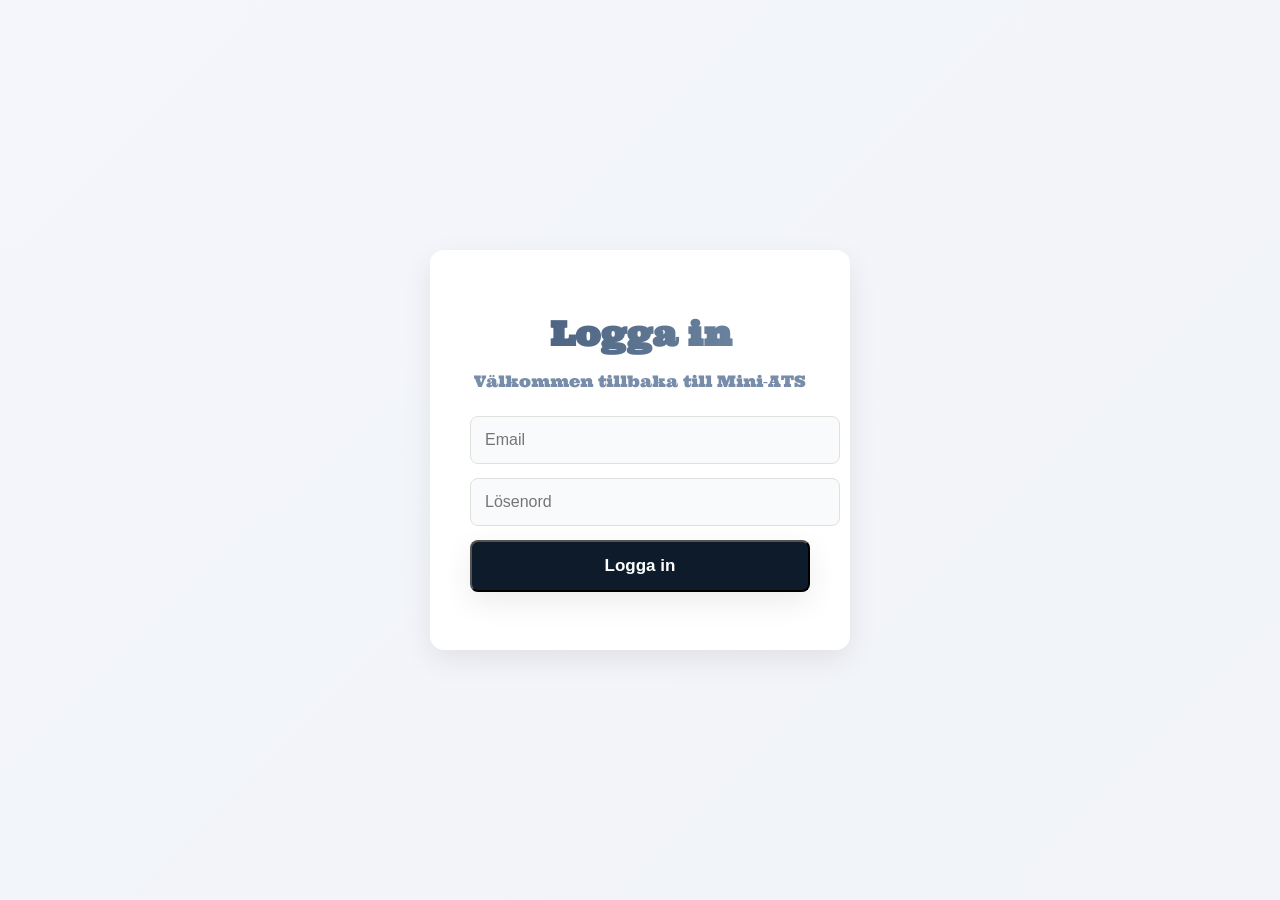
<file: index.html>
<!DOCTYPE html>
<html lang="sv">
<head>
  <meta charset="UTF-8">
  <meta name="viewport" content="width=device-width, initial-scale=1.0">
  <title>Logga in – Mini‑ATS</title>
  <link rel="stylesheet" href="styles.css">
  <script src="supabase.js"></script>
  <script src="app.js" defer></script>
</head>

<body class="login-body">

  <div class="login-wrapper">
    <div class="login-card">
      <h1>Logga in</h1>
      <p class="login-subtitle">Välkommen tillbaka till Mini‑ATS</p>

      <form id="login-form">
        <input type="email" id="email" placeholder="Email" required>
        <input type="password" id="password" placeholder="Lösenord" required>
        <button type="submit">Logga in</button>
      </form>

      <p id="login-message"></p>
    </div>
  </div>

</body>
</html>
</file>
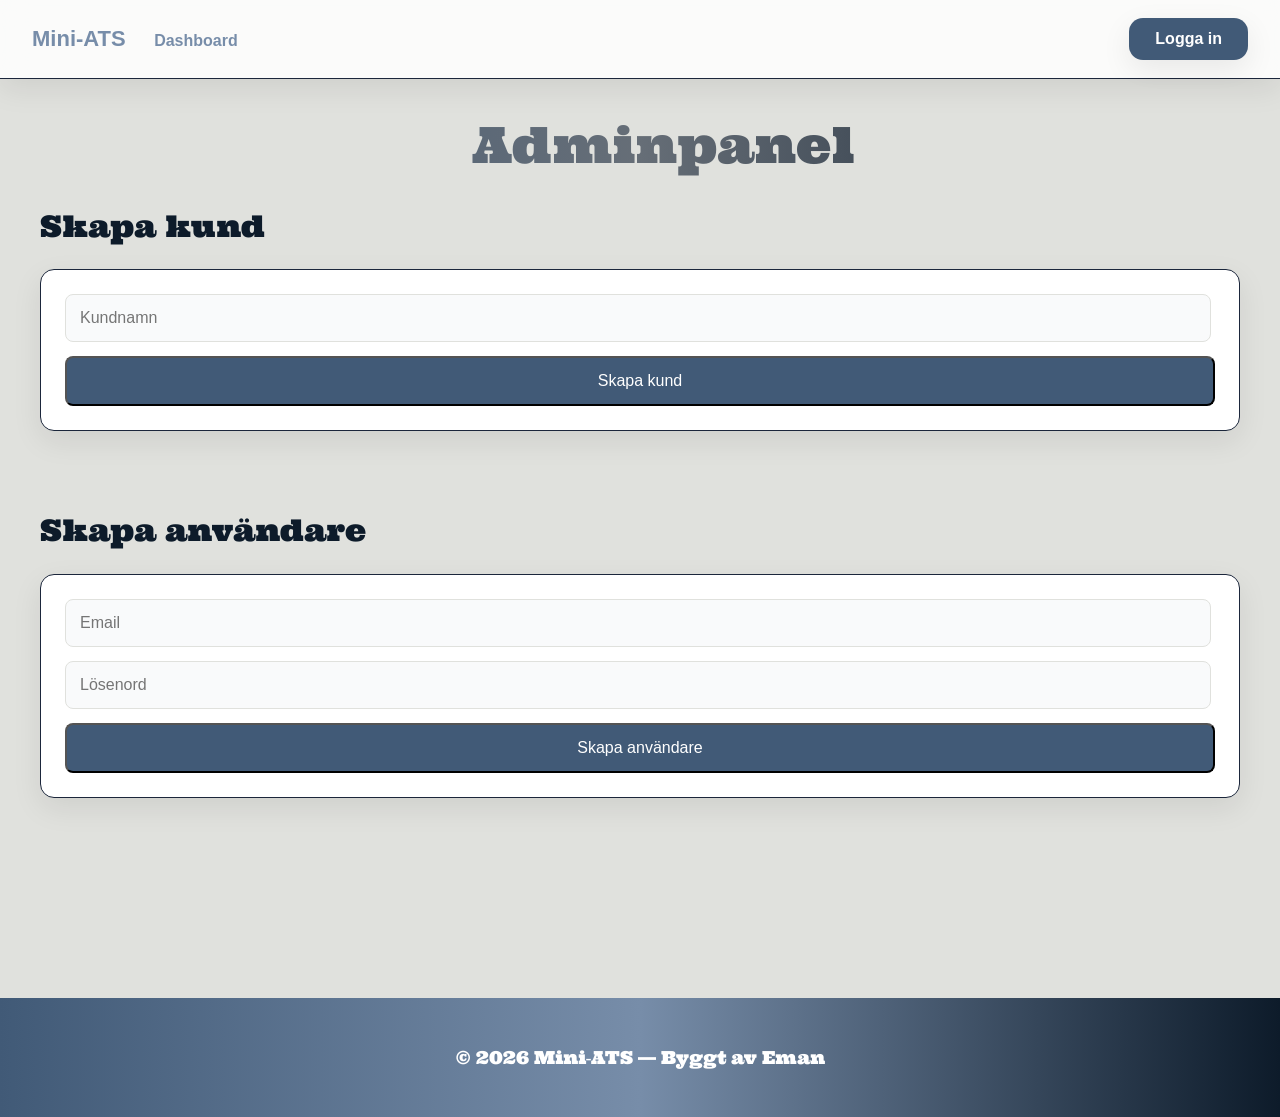
<file: admin.html>
<!DOCTYPE html>
<html lang="sv">
<head>
  <meta charset="UTF-8">
  <title>Admin Panel</title>
  <link rel="stylesheet" href="styles.css">
  <script src="supabase.js"></script>
  <script src="app.js" defer></script>
</head>
<body>
<nav class="navbar">
  <div class="nav-left">
    <a href="home.html" class="nav-logo">Mini‑ATS</a>
    <a href="dashboard.html">Dashboard</a>
    <a href="admin.html" id="admin-link" class="active">Adminpanel</a>
  </div>

  <div class="nav-right">
    <!-- Profil-ikon (visas bara när man är inloggad) -->
    <div id="profile-icon-container" class="profile-icon-container" style="display:none;">
      <img src="user.png" class="profile-icon" id="profile-icon">

      <div id="profile-dropdown" class="profile-dropdown">
        <p><strong id="dd-name"></strong></p>
        <p id="dd-email"></p>
        <button id="logout-btn">Logga ut</button>
      </div>
    </div>

    <!-- Logga in-knapp (visas när man är utloggad) -->
    <a href="index.html" id="auth-button">Logga in</a>
  </div>
</nav>


<div class="page-container">
<h1 class="page-title">Adminpanel</h1>

<div class="admin-grid">

  <section class="admin-section">
    <h2>Skapa kund</h2>
    <form id="create-customer-form" class="form-card">
      <input type="text" id="customer-name" placeholder="Kundnamn" required>
      <button type="submit">Skapa kund</button>
    </form>
  </section>

  <section class="admin-section">
    <h2>Skapa användare</h2>
    <form id="create-user-form" class="form-card">
      <input type="email" id="new-user-email" placeholder="Email" required>
      <input type="password" id="new-user-password" placeholder="Lösenord" required>
      <button type="submit">Skapa användare</button>
    </form>
  </section>

</div>
</div>
</body>
<footer>
  <p>© 2026 Mini‑ATS — Byggt av Eman</p>
</footer>

</html>
</file>
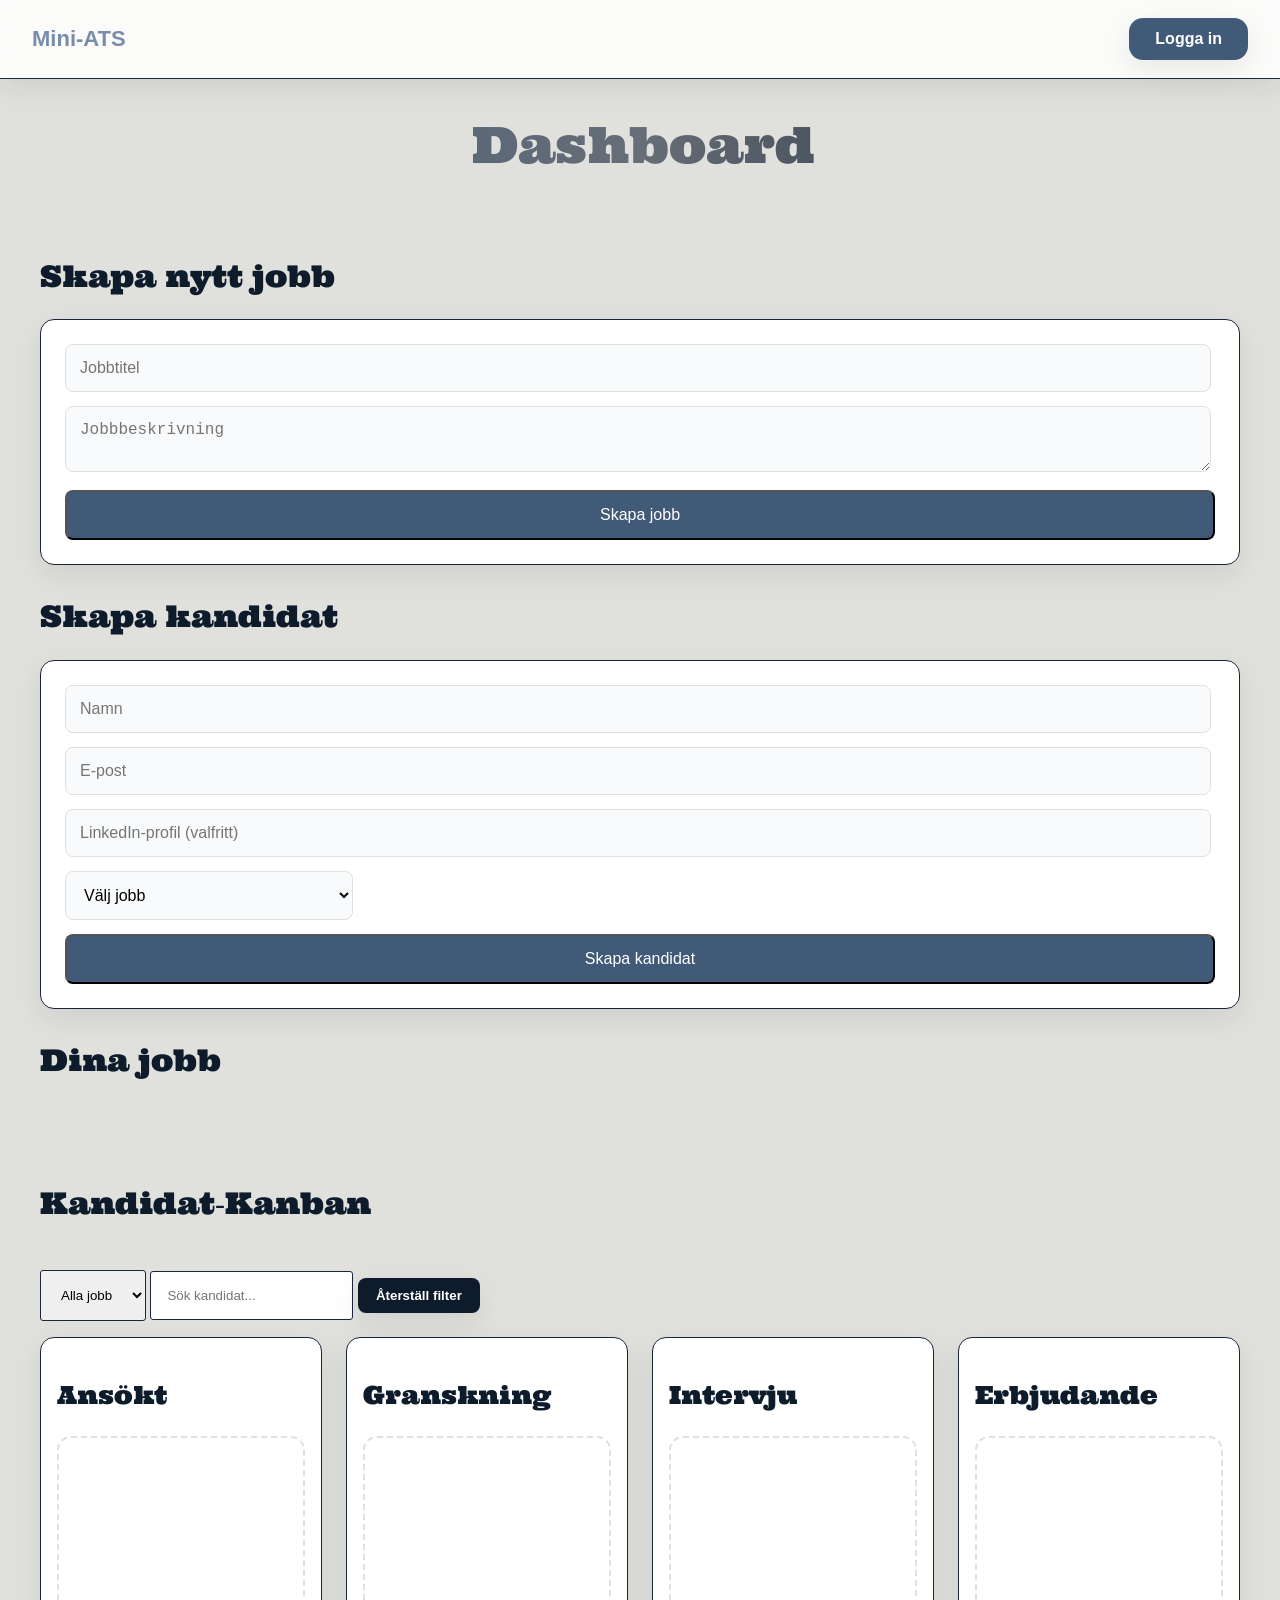
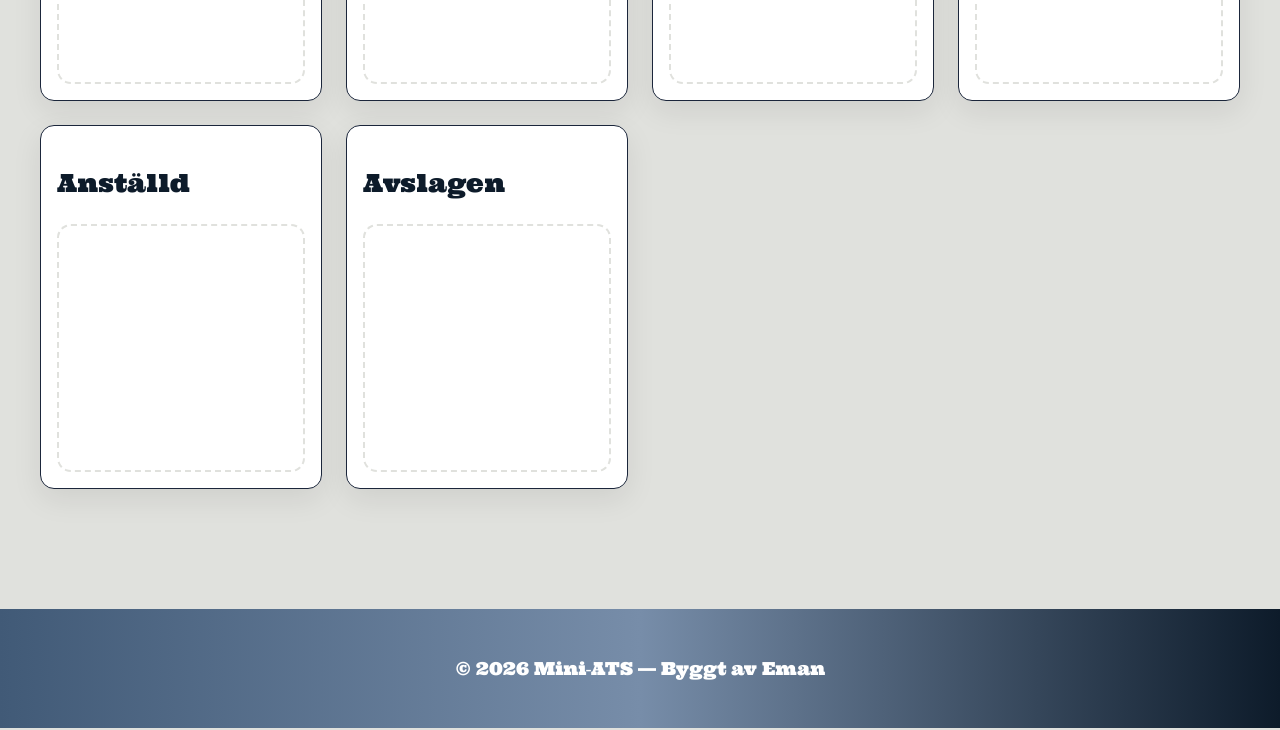
<file: dashboard.html>
<!DOCTYPE html>
<html lang="sv">
<head>
  <meta charset="UTF-8">
  <title>Översikt</title>
  <link rel="stylesheet" href="styles.css">
  <script src="supabase.js"></script>
  <script src="app.js" defer></script>
</head>
<body>
<nav class="navbar">
  <div class="nav-left">
    <a href="home.html" class="nav-logo">Mini‑ATS</a>
    <a href="dashboard.html" class="active" id="dashboard-link">Dashboard</a>
    <a href="admin.html" id="admin-link">Adminpanel</a>
  </div>

  <div class="nav-right">
    <!-- Profil-ikon (visas bara när man är inloggad) -->
    <div id="profile-icon-container" class="profile-icon-container" style="display:none;">
      <img src="user.png" class="profile-icon" id="profile-icon">

      <div id="profile-dropdown" class="profile-dropdown">
        <p><strong id="dd-name"></strong></p>
        <p id="dd-email"></p>
        <button id="logout-btn">Logga ut</button>
      </div>
    </div>

    <!-- Logga in-knapp (visas när man är utloggad) -->
    <a href="index.html" id="auth-button">Logga in</a>
  </div>
</nav>

<div class="page-container">
  <h1 class="page-title">Dashboard</h1>

<div class="dashboard-grid">

  <section class="dash-section">
    <h2>Skapa nytt jobb</h2>
    <form id="create-job-form" class="form-card">
      <input type="text" id="job-title" placeholder="Jobbtitel" required>
      <textarea id="job-description" placeholder="Jobbbeskrivning"></textarea>
      <button type="submit">Skapa jobb</button>
    </form>
    <p id="job-message"></p>
  </section>

  <section class="dash-section">
    <h2>Skapa kandidat</h2>
    <form id="create-candidate-form" class="form-card">
      <input type="text" id="candidate-name" placeholder="Namn" required>
      <input type="email" id="candidate-email" placeholder="E‑post" required>
      <input type="text" id="candidate-linkedin" placeholder="LinkedIn‑profil (valfritt)">
      <select id="candidate-job">
        <option value="">Välj jobb</option>
      </select>
      <button type="submit">Skapa kandidat</button>
    </form>
    <p id="candidate-message"></p>
  </section>

</div>

<section class="dash-section">
  <h2>Dina jobb</h2>
  <div id="jobs-list" class="jobs-grid"></div>
</section>

<section class="dash-section">
  <h2>Kandidat‑Kanban</h2>

  <div id="kanban-filters" class="kanban-filters">
    <select id="filter-job">
      <option value="">Alla jobb</option>
    </select>
    <input id="filter-name" type="text" placeholder="Sök kandidat...">
    <button id="reset-filters" class="reset-btn">Återställ filter</button>
  </div>

  <div id="kanban-board" class="kanban-board">
    <div class="kanban-column" data-stage="applied">
      <h3>Ansökt</h3>
      <div class="kanban-items" id="col-applied"></div>
    </div>

    <div class="kanban-column" data-stage="screening">
      <h3>Granskning</h3>
      <div class="kanban-items" id="col-screening"></div>
    </div>

    <div class="kanban-column" data-stage="interview">
      <h3>Intervju</h3>
      <div class="kanban-items" id="col-interview"></div>
    </div>

    <div class="kanban-column" data-stage="offer">
      <h3>Erbjudande</h3>
      <div class="kanban-items" id="col-offer"></div>
    </div>

    <div class="kanban-column" data-stage="hired">
      <h3>Anställd</h3>
      <div class="kanban-items" id="col-hired"></div>
    </div>

    <div class="kanban-column" data-stage="rejected">
      <h3>Avslagen</h3>
      <div class="kanban-items" id="col-rejected"></div>
    </div>
  </div>
</section>
</div>
</body>
<footer>
  <p>© 2026 Mini‑ATS — Byggt av Eman</p>
</footer>

</html>
</file>
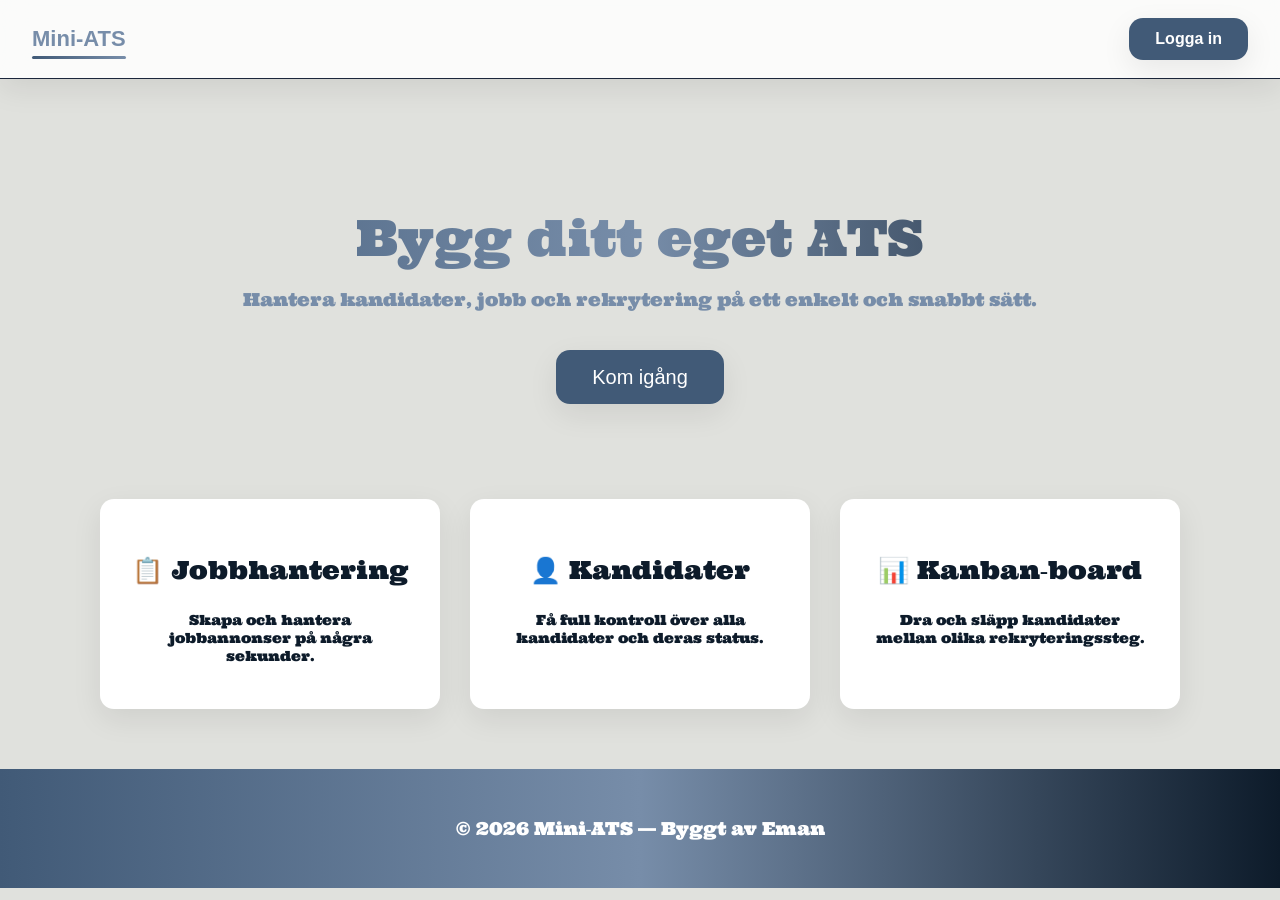
<file: home.html>
<!DOCTYPE html>
<html lang="sv">
<head>
  <meta charset="UTF-8">
  <title>Mini‑ATS – Start</title>
  <link rel="stylesheet" href="styles.css">
  <script src="supabase.js"></script>
  <script src="app.js" defer></script>
</head>

<body>

<nav class="navbar">
  <div class="nav-left">
<a href="home.html" class="active nav-logo">Mini‑ATS</a>
    <a href="dashboard.html" id="dashboard-link">Dashboard</a>
    <a href="admin.html" id="admin-link">Adminpanel</a>
  </div>

  <div class="nav-right">
    <div id="profile-icon-container" class="profile-icon-container" style="display:none;">
      <img src="user.png" class="profile-icon" id="profile-icon">
      <div id="profile-dropdown" class="profile-dropdown">
        <p><strong id="dd-name"></strong></p>
        <p id="dd-email"></p>
        <button id="logout-btn">Logga ut</button>
      </div>
    </div>

    <a href="index.html" id="auth-button">Logga in</a>
  </div>
</nav>

<section class="hero">
  <h1>Bygg ditt eget ATS</h1>
  <p>Hantera kandidater, jobb och rekrytering på ett enkelt och snabbt sätt.</p>
  <a href="index.html" class="hero-button">Kom igång</a>
</section>

<section class="features">
  <div class="feature-card">
    <h3>📋 Jobbhantering</h3>
    <p>Skapa och hantera jobbannonser på några sekunder.</p>
  </div>

  <div class="feature-card">
    <h3>👤 Kandidater</h3>
    <p>Få full kontroll över alla kandidater och deras status.</p>
  </div>

  <div class="feature-card">
    <h3>📊 Kanban‑board</h3>
    <p>Dra och släpp kandidater mellan olika rekryteringssteg.</p>
  </div>
</section>

<script>
document.addEventListener("DOMContentLoaded", async () => {
  const { data: { user } } = await client.auth.getUser();
  const cta = document.querySelector(".hero-button");

  if (!cta) return;

  if (user) {
    // Användaren är inloggad → skicka till dashboard
    cta.href = "dashboard.html";
  } else {
    // Utloggad → skicka till login
    cta.href = "index.html";
  }
});
</script>

</body>
<footer>
  <p>© 2026 Mini‑ATS — Byggt av Eman</p>
</footer>

</html>
</file>
<file: styles.css>
/* ============================
   GLOBAL – Premium Animated ATS
============================ */
@import url('https://fonts.googleapis.com/css2?family=Ultra&display=swap');

h1, h2, h3, p {
  font-family: "Ultra", serif;
  font-style: normal;
}

h1 { font-size: 50px; font-weight: 400; }
h2 { font-size: 30px; font-weight: 200; }
h3 { font-size: 25px; font-weight: 100; }
p  { font-size: 18px; }

:root {
  --bg: #E0E1DD;        /* Light Gray */
  --white: #ffffff;
  --black: #0D1B2A;     /* Dark Navy */

  /* Brand Colors – ersatta med din palett */
  --primary: #415A77;        /* Steel Blue */
  --primary-dark: #1B263B;   /* Deep Blue-Gray */
  --accent: #778DA9;         /* Periwinkle Gray */
  --accent-light: #E0E1DD;   /* Light Gray */
  --pink: #0D1B2A;           /* Dark Navy (ersätter pink för harmoni) */

  /* Grays */
  --gray: #778DA9;           /* Periwinkle Gray */
  --gray-light: #E0E1DD;     /* Light Gray */
  --border: #1B263B;         /* Deep Blue-Gray */

  /* UI */
  --radius: 14px;
  --shadow: 0 10px 30px rgba(0,0,0,0.08);
  --transition: 0.3s ease;
}


body {
  font-family: "Inter", Arial, sans-serif;
  background: var(--bg);
  margin: 0;
  padding: 0;
  color: var(--black);
  animation: fadeInBody 0.6s ease;
}

@keyframes fadeInBody {
  from { opacity: 0; }
  to { opacity: 1; }
}

* {
  transition: var(--transition);
}

/* ============================
   PAGE CONTAINER
============================ */
.page-container {
  max-width: 1200px;
  margin: 0 auto;
  padding: 0 20px 60px;
}

.page-title {
  padding-left: 27rem;
  margin-bottom: 30px;
  background: linear-gradient(90deg, var(--primary), #666e77, var(--pink));
  -webkit-background-clip: text;
  color: transparent;
  animation: titleGlow 3s infinite alternate;
}

@keyframes titleGlow {
  from { filter: drop-shadow(0 0 0px var(--primary)); }
  to { filter: drop-shadow(0 0 12px var(--accent)); }
}

/* ============================
   NAVBAR – Animated + Active Underline
============================ */
.navbar {
  display: flex;
  justify-content: space-between;
  align-items: center;
  background: rgba(255,255,255,0.85);
  backdrop-filter: blur(14px);
  padding: 18px 32px;
  border-bottom: 1px solid var(--border);
  box-shadow: var(--shadow);
  position: sticky;
  top: 0;
  z-index: 50;
}

.nav-left a {
  margin-right: 24px;
  text-decoration: none;
  font-weight: 600;
  color: var(--gray);
  position: relative;
  padding-bottom: 6px;
}

.nav-left a:hover {
  color: var(--primary);
  transform: translateY(-2px);
}

/* ACTIVE UNDERLINE */
.nav-left a.active::after {
  content: "";
  position: absolute;
  bottom: -2px;
  left: 0;
  width: 100%;
  height: 3px;
  background: linear-gradient(90deg, var(--primary), var(--accent));
  border-radius: 3px;
  animation: underlineSlide 0.4s ease;
}

@keyframes underlineSlide {
  from { width: 0; }
  to { width: 100%; }
}

.nav-logo {
  font-size: 22px;
  font-weight: 700;
  color: var(--black);
}

/* CTA button */
.nav-right a {
  text-decoration: none;
  font-weight: 600;
  padding: 12px 26px;
  background: var(--primary);
  color: var(--white);
  border-radius: var(--radius);
  box-shadow: var(--shadow);
}

.nav-right a:hover {
  background: var(--primary-dark);
  transform: translateY(-3px);
}

/* ============================
   PROFILE DROPDOWN – Animated
============================ */
.profile-icon-container {
  position: relative;
  cursor: pointer;
}

.profile-icon {
  width: 42px;
  height: 42px;
}

@keyframes pulseIcon {
  0% { transform: scale(1); }
  50% { transform: scale(1.06); }
  100% { transform: scale(1); }
}

.profile-dropdown {
  position: absolute;
  top: 55px;
  right: 0;
  background: var(--white);
  border: 1px solid var(--border);
  padding: 16px;
  border-radius: var(--radius);
  width: 200px;
  display: none;
  box-shadow: var(--shadow);
  animation: fadeInDropdown 0.25s ease;
}

@keyframes fadeInDropdown {
  from { opacity: 0; transform: translateY(-8px); }
  to { opacity: 1; transform: translateY(0); }
}

/* ============================
   HERO – Floating Animation
============================ */
.hero {
  text-align: center;
  margin-top: 45px;
  padding: 40px 20px;
}

@keyframes floatHero {
  0% { transform: translateY(0); }
  50% { transform: translateY(-12px); }
  100% { transform: translateY(0); }
}

.hero h1 {
  margin-bottom: 10px;
  background: linear-gradient(90deg, var(--primary), var(--accent), var(--pink));
  -webkit-background-clip: text;
  color: transparent;
}

.hero p {
  color: var(--gray);
  margin-bottom: 55px;
}

.hero-button {
  padding: 16px 36px;
  background: var(--primary);
  color: var(--white);
  text-decoration: none;
  border-radius: var(--radius);
  font-size: 20px;
  box-shadow: var(--shadow);
  animation: pulseButton 3s infinite;
  animation: floatHero 6s infinite ease-in-out;
}

@keyframes pulseButton {
  0% { box-shadow: 0 0 0px var(--primary); }
  50% { box-shadow: 0 0 18px var(--primary-light); }
  100% { box-shadow: 0 0 0px var(--primary); }
}

.hero-button:hover {
  background: var(--primary-dark);
  transform: translateY(-4px);
}

/* ============================
   FEATURES – Hover Glow
============================ */
.features {
  display: flex;
  justify-content: center;
  gap: 30px;
  margin-top: 70px;
  padding: 0 20px;
}

.feature-card {
  background: var(--white);
  padding: 30px;
  width: 280px;
  border-radius: var(--radius);
  box-shadow: var(--shadow);
  text-align: center;
  transform: translateY(0);
}

.feature-card:hover {
  transform: translateY(-10px);
  box-shadow: 0 14px 40px rgba(0,0,0,0.12);
  border: 1px solid var(--primary-light);
}

/* ============================
   FORM CARDS – Glow Focus
============================ */
.form-card {
  background: var(--white);
  padding: 24px;
  border-radius: var(--radius);
  box-shadow: var(--shadow);
  border: 1px solid var(--border);
  margin-bottom: 5rem;
}
.form-card select {
  width: 25%;
  padding: 14px;
  margin-bottom: 14px;
  border-radius: 8px;
  border: 1px solid var(--gray-light);
  background: #f9fafb;
  font-size: 16px;
}

.form-card input,
.form-card textarea {
  width: 97%;
  padding: 14px;
  margin-bottom: 14px;
  border-radius: 8px;
  border: 1px solid var(--gray-light);
  background: #f9fafb;
  font-size: 16px;
}

.form-card input:focus,
.form-card textarea:focus,
.form-card select:focus {
  border-color: var(--primary);
  outline: none;
  box-shadow: 0 0 0 4px rgba(99,102,241,0.25);
}

.form-card button {
  width: 100%;
  padding: 14px;
  background: var(--primary);
  color: var(--white);
  border-radius: 8px;
  font-size: 16px;
  cursor: pointer;
}

.form-card button:hover {
  background: var(--primary-dark);
  transform: translateY(-3px);
}

.dash-section {
  margin-top: 5rem;
}

#filter-job, #filter-name {
  padding: 1rem;
  border-radius: 3px;
  border: 1px solid var(--border);
}

/* ============================
   KANBAN – Animated Cards
============================ */
.kanban-board {
  display: grid;
  grid-template-columns: repeat(auto-fit, minmax(260px, 1fr));
  gap: 24px;
}

.kanban-column {
  background: var(--white);
  padding: 16px;
  border-radius: var(--radius);
  box-shadow: var(--shadow);
  border: 1px solid var(--border);
}

.kanban-items {
  min-height: 220px;
  border: 2px dashed var(--gray-light);
  padding: 12px;
  border-radius: var(--radius);
}

.kanban-card {
  background: #7c8eb1;
  padding: 12px;
  border-radius: var(--radius);
  margin-bottom: 12px;
  cursor: grab;
  box-shadow: var(--shadow);
  animation: fadeInCard 0.4s ease;
}

.kanban-filters {
  margin-bottom: 1rem;
  margin-top: 3rem;
}

@keyframes fadeInCard {
  from { opacity: 0; transform: translateY(6px); }
  to { opacity: 1; transform: translateY(0); }
}

.kanban-card:hover {
  transform: scale(1.05);
}

/* ============================
   FOOTER – Gradient + Glow
============================ */
footer {
  background: linear-gradient(90deg, var(--primary), var(--accent), var(--pink));
  padding: 30px;
  text-align: center;
  color: white;
  margin-top: 60px;
  animation: footerGlow 4s infinite alternate;
}

@keyframes footerGlow {
  from { filter: drop-shadow(0 0 4px var(--primary)); }
  to { filter: drop-shadow(0 0 14px var(--accent)); }
}

/* ============================
   JOB CARDS – Restored + Enhanced
============================ */
.jobs-grid {
  display: grid;
  grid-template-columns: repeat(auto-fit, minmax(240px, 1fr));
  gap: 24px;
  margin-top: 20px;
}

.job-card {
  background: var(--white);
  padding: 20px;
  border-radius: var(--radius);
  box-shadow: var(--shadow);
  border: 1px solid var(--border);

  /* Din gamla stil + ny animation */
  transition: var(--transition);
  position: relative;
  overflow: hidden;
}

/* Glow‑hover + slide‑up animation */
.job-card:hover {
  transform: translateY(-6px);
  box-shadow: 0 14px 40px rgba(0,0,0,0.12);
  border-color: var(--primary-light);
}

/* Färgglad highlight‑bar */
.job-card::before {
  content: "";
  position: absolute;
  top: 0;
  left: 0;
  height: 4px;
  width: 100%;
  opacity: 0;
  transition: var(--transition);
}

.job-card:hover::before {
  opacity: 1;
}

.feature-card p {
  font-size: 14px;
}

#job-message, #candidate-message {
  font-size: 19px;
    margin-top: -3rem;
    color: #227522;
}

#dd-name, #dd-email {
  font-size: 16px;
  margin-top: 4px;
  font-weight: 100;
}
/* ============================
   LOGGA UT & RESET BUTTONS
============================ */

/* Gemensam stil för båda */
#logout-btn,
.reset-btn {
  background: var(--black);
  color: var(--white);
  border: none;
  border-radius: 8px;
  padding: 12px 20px;
  font-weight: 600;
  cursor: pointer;
  width: 100%;
  text-align: center;
  box-shadow: var(--shadow);
  transition: var(--transition);
}

/* Hover-effekt */
#logout-btn:hover,
.reset-btn:hover {
  background: #333;
  transform: translateY(-3px);
  box-shadow: 0 12px 32px rgba(0,0,0,0.15);
}

/* Extra animation för Reset-knappen */
.reset-btn {
  width: auto;
  padding: 10px 18px;
  display: inline-block;
  animation: resetPulse 3s infinite;
}

@keyframes resetPulse {
  0% { box-shadow: 0 0 0px var(--black); }
  50% { box-shadow: 0 0 14px rgba(0,0,0,0.4); }
  100% { box-shadow: 0 0 0px var(--black); }
}
/* ============================
   LOGIN PAGE – Restored + Premium Animated
============================ */

.login-body {
  background: var(--bg);
  display: flex;
  justify-content: center;
  align-items: center;
  min-height: 100vh;

  /* Subtle gradient animation */
  background: linear-gradient(135deg, #f4f6fb, #eef1f7, #f4f6fb);
  background-size: 400% 400%;
  animation: loginGradient 12s ease infinite;
}

@keyframes loginGradient {
  0% { background-position: 0% 50%; }
  50% { background-position: 100% 50%; }
  100% { background-position: 0% 50%; }
}

.login-wrapper {
  width: 100%;
  max-width: 420px;
  padding: 20px;
}

.login-card {
  background: var(--white);
  padding: 40px;
  border-radius: var(--radius);
  box-shadow: var(--shadow);
  text-align: center;
  animation: fadeInLogin 0.6s ease;
}

@keyframes fadeInLogin {
  from { opacity: 0; transform: translateY(20px); }
  to { opacity: 1; transform: translateY(0); }
}

.login-card h1 {
  font-size: 34px;
  margin-bottom: 10px;
  font-weight: 700;
  background: linear-gradient(90deg, var(--primary), var(--accent));
  -webkit-background-clip: text;
  color: transparent;
}

.login-subtitle {
  color: var(--gray);
  margin-bottom: 25px;
  font-size: 16px;
}

#login-form input {
  width: 100%;
  padding: 14px;
  margin-bottom: 14px;
  border-radius: 8px;
  border: 1px solid var(--gray-light);
  background: #f9fafb;
  font-size: 16px;
  transition: var(--transition);
}

#login-form input:focus {
  border-color: var(--primary);
  outline: none;
  box-shadow: 0 0 0 4px rgba(99,102,241,0.25);
}

#login-form button {
  width: 100%;
  padding: 14px;
  background: var(--black);
  color: var(--white);
  border-radius: 8px;
  cursor: pointer;
  font-size: 17px;
  font-weight: 600;
  box-shadow: var(--shadow);
  transition: var(--transition);
}

#login-form button:hover {
  background: #333;
  transform: translateY(-3px);
  box-shadow: 0 12px 32px rgba(0,0,0,0.15);
}

#login-message {
  margin-top: 15px;
  color: red;
  font-weight: 600;
}

/* ============================
   RESPONSIVE
============================ */
@media (max-width: 480px) {

  /* Typografi */
  h1 { font-size: 32px; }
  h2 { font-size: 26px; }
  h3 { font-size: 20px; }
  p  { font-size: 16px; }

  /* Page title centrerad */
  .page-title {
    padding-left: 0;
    text-align: center;
    font-size: 32px;
  }

  /* Navbar */
  .navbar {
    flex-direction: column;
    gap: 12px;
    padding: 14px;
  }

  .nav-left a {
    margin-right: 12px;
    font-size: 14px;
  }

  /* Hero */
  .hero {
    margin-top: 20px;
    padding: 20px;
  }

  .hero-button {
    width: 100%;
    font-size: 18px;
  }

  /* Features */
  .features {
    flex-direction: column;
    gap: 20px;
  }

  /* Form cards */
  .form-card {
    padding: 18px;
  }

  .form-card input,
  .form-card textarea,
  .form-card select {
    width: 100%;
  }

  /* Kanban */
  .kanban-board {
    grid-template-columns: 1fr;
  }

  /* Job cards */
  .jobs-grid {
    grid-template-columns: 1fr;
  }
}

@media (max-width: 768px) {

  /* Typografi */
  h1 { font-size: 42px; }
  h2 { font-size: 32px; }
  h3 { font-size: 24px; }
  p  { font-size: 17px; }

  /* Page title */
  .page-title {
    padding-left: 0;
    text-align: center;
  }

  /* Navbar */
  .navbar {
    padding: 16px;
  }

  /* Features */
  .features {
    flex-wrap: wrap;
    gap: 24px;
  }

  /* Kanban */
  .kanban-board {
    grid-template-columns: repeat(auto-fit, minmax(200px, 1fr));
  }

  /* Job cards */
  .jobs-grid {
    grid-template-columns: repeat(auto-fit, minmax(200px, 1fr));
  }
}
</file>
